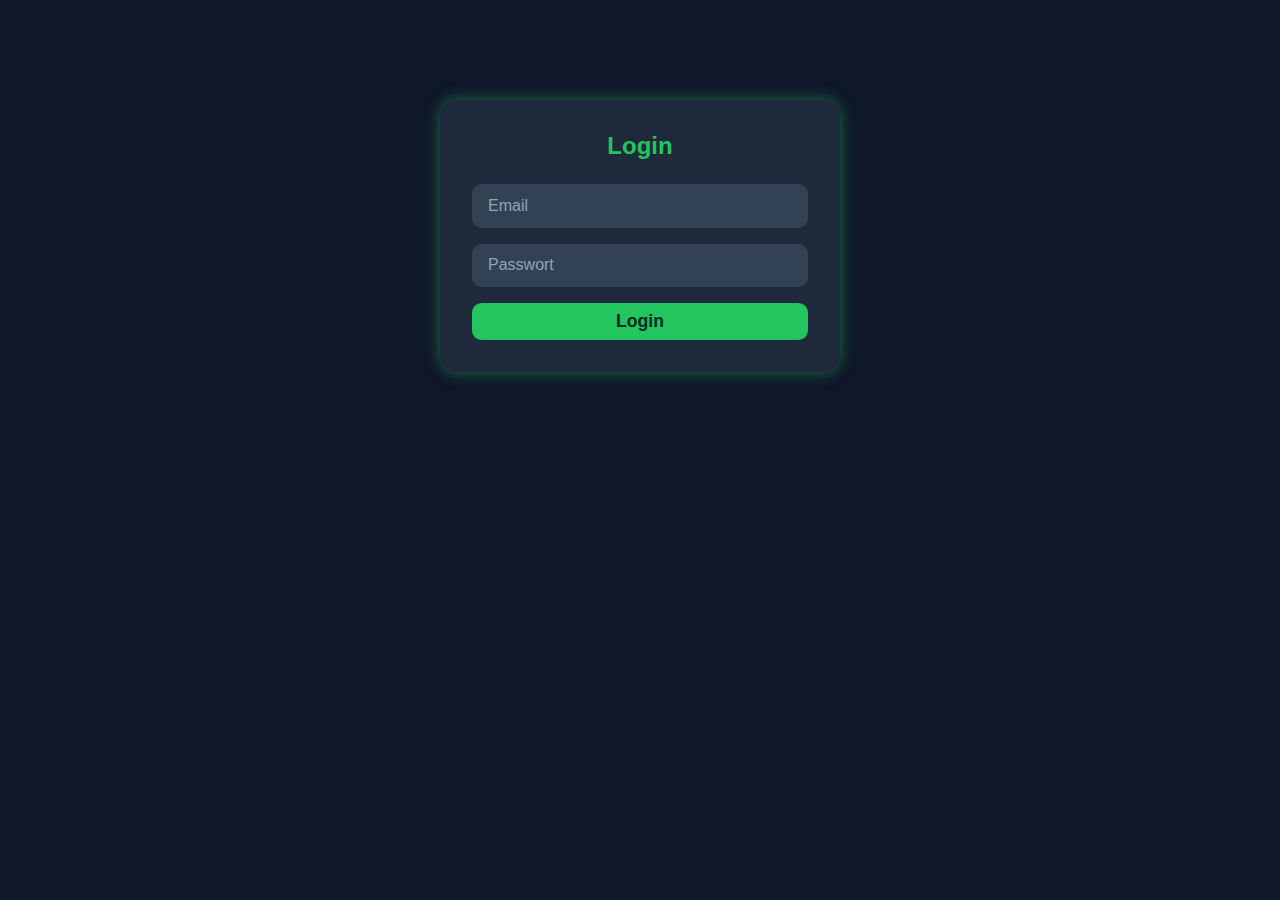
<file: dev.html>
<!DOCTYPE html>
<html lang="de">
<head>
<meta charset="UTF-8">
<meta name="viewport" content="width=device-width, initial-scale=1">
<title>TookWar Dev Board</title>
<style>
/* -------------------- Design von dir -------------------- */
*, *::before, *::after { box-sizing: border-box; margin:0; padding:0; }
body { font-family:'Segoe UI', Tahoma, Geneva, Verdana,sans-serif; background:#0f172a; color:#e2e8f0; min-height:100vh; display:flex; flex-direction:column;}
header { background:#1e293b; padding:1rem 2rem; display:flex; justify-content:space-between; align-items:center; color:#22c55e; }
.logo { font-weight:700; font-size:1.3rem; user-select:none; }
#userInfo { margin-right:1rem; font-weight:600; }
button { padding:0.5rem 1rem; font-weight:600; border:none; border-radius:0.5rem; background:transparent; color:inherit; cursor:pointer; transition:0.2s; user-select:none;}
button:focus { outline:2px solid #22c55e; outline-offset:2px; }
#logoutBtn { background:#ef4444; color:white;}
#logoutBtn:hover { background:#dc2626; }
.primary { background:#22c55e; color:#022c22; font-weight:700;}
.primary:hover { background:#16a34a;}
.danger { background:#dc2626; color:white; font-weight:700;}
.danger:hover { background:#b91c1c;}
.edit-btn { background:#2563eb; color:white;}
.edit-btn:hover { background:#1d4ed8;}
#login { margin:100px auto; background:#1e293b; max-width:400px; padding:2rem; border-radius:1rem; box-shadow:0 0 15px rgba(34,197,94,0.5);}
#login h2 { margin-bottom:1.5rem; color:#22c55e; text-align:center;}
#login input { width:100%; padding:0.8rem 1rem; margin-bottom:1rem; border-radius:0.6rem; border:none; font-size:1rem; background:#334155; color:#e2e8f0;}
#login input::placeholder { color:#94a3b8;}
#login button { width:100%; font-size:1.1rem; border-radius:0.6rem;}
#app { flex-grow:1; max-width:900px; margin:2rem auto 4rem auto; padding:0 1rem;}
#app h2 { border-bottom:2px solid #22c55e; padding-bottom:0.5rem; margin-bottom:1rem;}
#auftraege { display:flex; flex-direction:column; gap:1rem; }
.auftrag { background:#1e293b; border-radius:1rem; padding:1.5rem 2rem; box-shadow:0 0 15px rgba(34,197,94,0.15);}
.row { display:flex; gap:1rem; margin-bottom:0.9rem; align-items:center;}
.row label { min-width:90px; font-weight:700; color:#6ee7b7; user-select:none;}
input[type="text"], input[type="date"], select, textarea { background:#334155; border:none; border-radius:0.6rem; color:#e2e8f0; font-size:1rem; padding:0.5rem 0.8rem; flex-grow:1; transition:0.2s;}
input:disabled, select:disabled, textarea:disabled { background:transparent; color:#94a3b8; cursor:default;}
textarea { min-height:70px; resize:vertical; font-family:inherit;}
.buttons-wrapper { margin-top:1rem; text-align:right;}
button.primary, button.danger { padding:0.5rem 1.4rem;}
button.danger { margin-left:0.75rem;}
#addBtn { position:fixed; bottom:2rem; right:2rem; width:60px; height:60px; font-size:40px; font-weight:600; background:#22c55e; border-radius:50%; border:none; color:#022c22; cursor:pointer; box-shadow:0 4px 10px rgba(34,197,94,0.6); display:none; align-items:center; justify-content:center; user-select:none;}
#addBtn:hover { background:#16a34a; }
.editable-text { width:100%; min-height:100px; max-height:300px; resize:vertical; font-size:1rem; padding:0.5rem 0.8rem; border-radius:0.6rem; background:#334155; color:#e2e8f0; font-family:inherit;}
@media (max-width:550px){ .editable-text { min-height:80px; font-size:0.9rem;} .row { flex-direction:column; align-items:flex-start;} .row label { margin-bottom:0.25rem;} #login{width:90vw;} }
@media (min-width:551px) and (max-width:900px){ .editable-text { min-height:90px; font-size:0.95rem;} }
@media (min-width:901px) and (max-width:1200px){ .editable-text { min-height:100px; font-size:1rem;} }
@media (min-width:1201px){ .editable-text { min-height:120px; font-size:1.05rem;} }
</style>
</head>
<body>

<header id="top" style="display:none">
<div class="logo">TookWar Dev Board</div>
<div>
<span id="userInfo"></span>
<button id="logoutBtn">Logout</button>
</div>
</header>

<div id="login">
<h2>Login</h2>
<input id="username" placeholder="Email" autocomplete="username">
<input id="password" type="password" placeholder="Passwort" autocomplete="current-password">
<button id="loginBtn" class="primary">Login</button>
</div>

<main id="app" style="display:none">
<h2>Aufträge</h2>
<div id="auftraege"></div>
</main>

<button id="addBtn">+</button>

<script type="module">
import { createClient } from 'https://esm.sh/@supabase/supabase-js@2';

const SUPABASE_URL = 'https://canbmnjlmzxiscmohtqy.supabase.co';
const SUPABASE_KEY = 'eyJhbGciOiJIUzI1NiIsInR5cCI6IkpXVCJ9.eyJpc3MiOiJzdXBhYmFzZSIsInJlZiI6ImNhbmJtbmpsbXp4aXNjbW9odHF5Iiwicm9sZSI6ImFub24iLCJpYXQiOjE3NjczNTMwMDUsImV4cCI6MjA4MjkyOTAwNX0.WxS_wRHL6dARReG1IPAfJV0JeNfWwcvnO2Kg_-qd22o';
const supabase = createClient(SUPABASE_URL, SUPABASE_KEY);

const STATUS_OPTIONS = ['Offen','In Arbeit','Abgeschlossen','Warten'];
let currentUser = null, roles = [];

const loginEl = document.getElementById('login');
const appEl = document.getElementById('app');
const topEl = document.getElementById('top');
const addBtn = document.getElementById('addBtn');
const auftraegeEl = document.getElementById('auftraege');
const usernameEl = document.getElementById('username');
const passwordEl = document.getElementById('password');
const userInfoEl = document.getElementById('userInfo');
const loginBtnEl = document.getElementById('loginBtn');
const logoutBtnEl = document.getElementById('logoutBtn');

// --- Login mit Supabase Auth ---
loginBtnEl.addEventListener('click', async ()=>{
    const email = usernameEl.value.trim();
    const password = passwordEl.value.trim();
    const { data, error } = await supabase.auth.signInWithPassword({ email, password });
    if(error){ alert('Login fehlgeschlagen: '+error.message); return; }
    currentUser = data.user.email;
    // Holen der Rolle aus profiles-Tabelle
    const { data: profile } = await supabase.from('profiles').select('roles').eq('id', data.user.id).single();
    roles = profile?.roles || [];
    loginEl.style.display='none';
    appEl.style.display='block';
    topEl.style.display='flex';
    userInfoEl.textContent=`${currentUser} (${roles.join(', ')})`;
    addBtn.style.display = (roles.includes('admin')||roles.includes('manager'))?'flex':'none';
    loadAuftraege();
});

logoutBtnEl.addEventListener('click', ()=>{ supabase.auth.signOut(); location.reload(); });

// --- Aufträge laden ---
async function loadAuftraege(){
    auftraegeEl.innerHTML='';
    const { data, error } = await supabase.from('auftraege').select('*').order('createdAt',{ascending:true});
    if(error){ alert('Fehler beim Laden: '+error.message); return; }
    data.forEach(a=>auftraegeEl.appendChild(createAuftragElement(a)));
}

// --- Auftrag Element ---
function createSelect(options, selected, disabled=true){
    const sel=document.createElement('select');
    options.forEach(o=>{ const opt=document.createElement('option'); opt.value=o; opt.textContent=o; if(o===selected) opt.selected=true; sel.appendChild(opt);});
    sel.disabled=disabled; sel.style.flexGrow='1'; sel.style.backgroundColor=disabled?'transparent':'#334155'; sel.style.color=disabled?'#94a3b8':'#e2e8f0'; sel.style.borderRadius='0.6rem'; sel.style.border=disabled?'none':'1px solid #1e293b'; sel.style.padding='0.5rem 0.8rem';
    return sel;
}
function createAuftragElement(a){
    const div=document.createElement('div'); div.className='auftrag';
    const isAdmin=roles.includes('admin')||roles.includes('manager');
    const isDevAndOwn=roles.includes('dev') && a.dev===currentUser;
    if(!isAdmin && !isDevAndOwn) return div;
    div.innerHTML=`
    <div class="row"><label>Dev:</label></div>
    <div class="row"><label>Deadline:</label></div>
    <div class="row"><label>Text:</label></div>
    <div class="row"><label>Status:</label></div>
    <div class="row"><label>Erstellt:</label><div>${new Date(a.createdAt).toLocaleString()}</div></div>
    <div class="buttons-wrapper">
        <button class="edit-btn">Bearbeiten</button>
        <button class="primary" style="display:none">Speichern</button>
        <button class="danger" style="display:none">Abbrechen</button>
        <button class="danger delete-btn" style="background:#b91c1c;margin-left:0.5rem;">Löschen</button>
    </div>
    `;
    const devInput=document.createElement('input'); devInput.value=a.dev||''; devInput.disabled=true;
    const deadlineInput=document.createElement('input'); deadlineInput.type='date'; deadlineInput.value=a.deadline||''; deadlineInput.disabled=true;
    const textArea=document.createElement('textarea'); textArea.value=a.text; textArea.disabled=true;
    const statusSelect=createSelect(STATUS_OPTIONS,a.status,true);
    const rows=div.querySelectorAll('.row'); rows[0].appendChild(devInput); rows[1].appendChild(deadlineInput); rows[2].appendChild(textArea); rows[3].appendChild(statusSelect);
    const editBtn=div.querySelector('.edit-btn'), saveBtn=div.querySelector('.primary'), cancelBtn=div.querySelector('.danger:not(.delete-btn)'), deleteBtn=div.querySelector('.delete-btn');
    editBtn.addEventListener('click', ()=>{ devInput.disabled=false; deadlineInput.disabled=false; textArea.disabled=false; statusSelect.disabled=false; editBtn.style.display='none'; saveBtn.style.display='inline-block'; cancelBtn.style.display='inline-block'; deleteBtn.style.display='none'; });
    cancelBtn.addEventListener('click', ()=>{ devInput.value=a.dev||''; deadlineInput.value=a.deadline||''; textArea.value=a.text; statusSelect.value=a.status||STATUS_OPTIONS[0]; devInput.disabled=true; deadlineInput.disabled=true; textArea.disabled=true; statusSelect.disabled=true; editBtn.style.display='inline-block'; saveBtn.style.display='none'; cancelBtn.style.display='none'; deleteBtn.style.display='inline-block'; });
    saveBtn.addEventListener('click', async ()=>{
        const { error } = await supabase.from('auftraege').update({dev:devInput.value,deadline:deadlineInput.value,text:textArea.value,status:statusSelect.value}).eq('id',a.id);
        if(error){ alert(error.message); return; } loadAuftraege();
    });
    deleteBtn.addEventListener('click', async ()=>{ if(!confirm('Löschen?')) return; const {error}=await supabase.from('auftraege').delete().eq('id',a.id); if(error){ alert(error.message); return;} div.remove(); });
    return div;
}
</script>
</body>
</html>
</file>
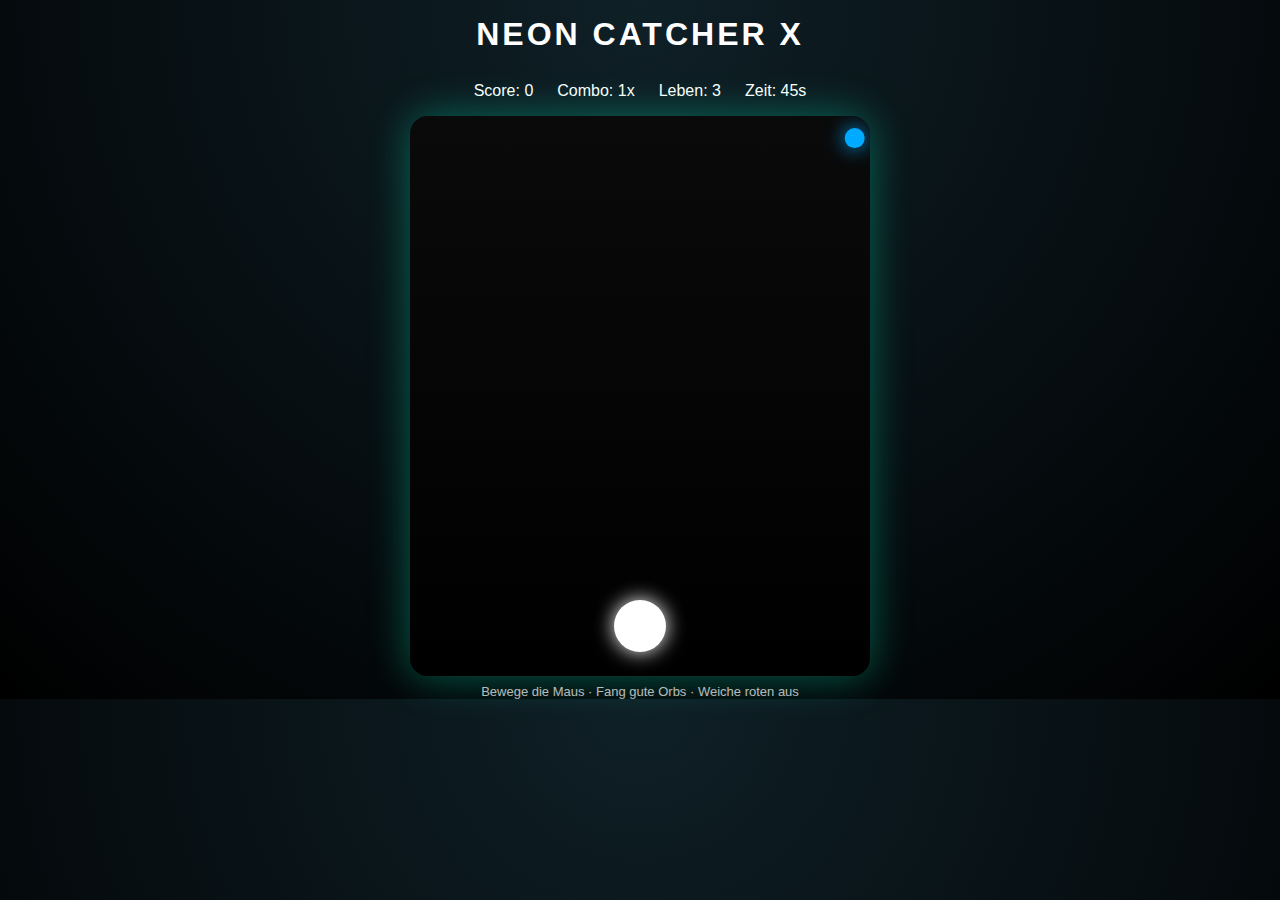
<file: minigame.html>
<!DOCTYPE html>
<html lang="de">
<head>
  <meta charset="UTF-8" />
  <title>Neon Catcher X</title>
  <style>
    body {
      margin: 0;
      font-family: 'Segoe UI', Arial, sans-serif;
      background: radial-gradient(circle at top, #0f2027, #000);
      color: #fff;
      display: flex;
      flex-direction: column;
      align-items: center;
      user-select: none;
    }
    h1 {
      margin-top: 16px;
      letter-spacing: 3px;
    }
    .hud {
      display: flex;
      gap: 24px;
      margin-top: 8px;
      font-size: 16px;
    }
    canvas {
      background: linear-gradient(#0a0a0a, #000);
      margin-top: 16px;
      border-radius: 18px;
      box-shadow: 0 0 40px rgba(0, 255, 200, 0.35);
    }
    .hint {
      opacity: 0.7;
      font-size: 13px;
      margin-top: 8px;
    }
  </style>
</head>
<body>
  <h1>NEON CATCHER X</h1>
  <div class="hud">
    <div>Score: <span id="score">0</span></div>
    <div>Combo: <span id="combo">1x</span></div>
    <div>Leben: <span id="lives">3</span></div>
    <div>Zeit: <span id="time">45</span>s</div>
  </div>

  <canvas id="game" width="460" height="560"></canvas>
  <div class="hint">Bewege die Maus · Fang gute Orbs · Weiche roten aus</div>

  <script>
    const canvas = document.getElementById('game');
    const ctx = canvas.getContext('2d');

    const scoreEl = document.getElementById('score');
    const comboEl = document.getElementById('combo');
    const livesEl = document.getElementById('lives');
    const timeEl = document.getElementById('time');

    let score = 0;
    let combo = 1;
    let lives = 3;
    let timeLeft = 45;
    let gameOver = false;

    const player = { x: canvas.width / 2, y: canvas.height - 50, r: 26 };
    const items = [];
    const particles = [];

    const types = [
      { color: '#00ff99', points: 1, r: 14 },
      { color: '#00aaff', points: 3, r: 10 },
      { color: '#ff3355', points: -1, r: 18, bad: true }
    ];

    canvas.addEventListener('mousemove', e => {
      const rect = canvas.getBoundingClientRect();
      player.x = e.clientX - rect.left;
    });

    function spawnItem() {
      const t = types[Math.floor(Math.random() * types.length)];
      items.push({
        x: Math.random() * canvas.width,
        y: -20,
        vy: 2 + Math.random() * 2,
        ...t
      });
    }

    function spawnParticles(x, y, color) {
      for (let i = 0; i < 12; i++) {
        particles.push({
          x, y,
          vx: (Math.random() - 0.5) * 4,
          vy: (Math.random() - 0.5) * 4,
          life: 30,
          color
        });
      }
    }

    function drawGlowCircle(x, y, r, color) {
      ctx.shadowColor = color;
      ctx.shadowBlur = 20;
      ctx.fillStyle = color;
      ctx.beginPath();
      ctx.arc(x, y, r, 0, Math.PI * 2);
      ctx.fill();
      ctx.shadowBlur = 0;
    }

    function update() {
      if (gameOver) return;
      ctx.clearRect(0, 0, canvas.width, canvas.height);

      // Player
      drawGlowCircle(player.x, player.y, player.r, '#ffffff');

      // Items
      for (let i = items.length - 1; i >= 0; i--) {
        const it = items[i];
        it.y += it.vy;
        drawGlowCircle(it.x, it.y, it.r, it.color);

        const dx = it.x - player.x;
        const dy = it.y - player.y;
        const dist = Math.hypot(dx, dy);

        if (dist < it.r + player.r) {
          if (it.bad) {
            lives--;
            combo = 1;
          } else {
            score += it.points * combo;
            combo++;
          }
          spawnParticles(it.x, it.y, it.color);
          items.splice(i, 1);
        } else if (it.y > canvas.height + 40) {
          if (!it.bad) combo = 1;
          items.splice(i, 1);
        }
      }

      // Particles
      for (let i = particles.length - 1; i >= 0; i--) {
        const p = particles[i];
        p.x += p.vx;
        p.y += p.vy;
        p.life--;
        ctx.fillStyle = p.color;
        ctx.fillRect(p.x, p.y, 2, 2);
        if (p.life <= 0) particles.splice(i, 1);
      }

      scoreEl.textContent = score;
      comboEl.textContent = combo + 'x';
      livesEl.textContent = lives;

      if (lives <= 0) endGame();

      requestAnimationFrame(update);
    }

    function endGame() {
      gameOver = true;
      ctx.fillStyle = '#fff';
      ctx.font = 'bold 36px Arial';
      ctx.textAlign = 'center';
      ctx.fillText('GAME OVER', canvas.width / 2, canvas.height / 2 - 20);
      ctx.font = '20px Arial';
      ctx.fillText(`Score: ${score}`, canvas.width / 2, canvas.height / 2 + 20);
    }

    setInterval(() => !gameOver && spawnItem(), 500);

    setInterval(() => {
      if (gameOver) return;
      timeLeft--;
      timeEl.textContent = timeLeft;
      if (timeLeft <= 0) endGame();
    }, 1000);

    update();
  </script>
</body>
</html>
</file>
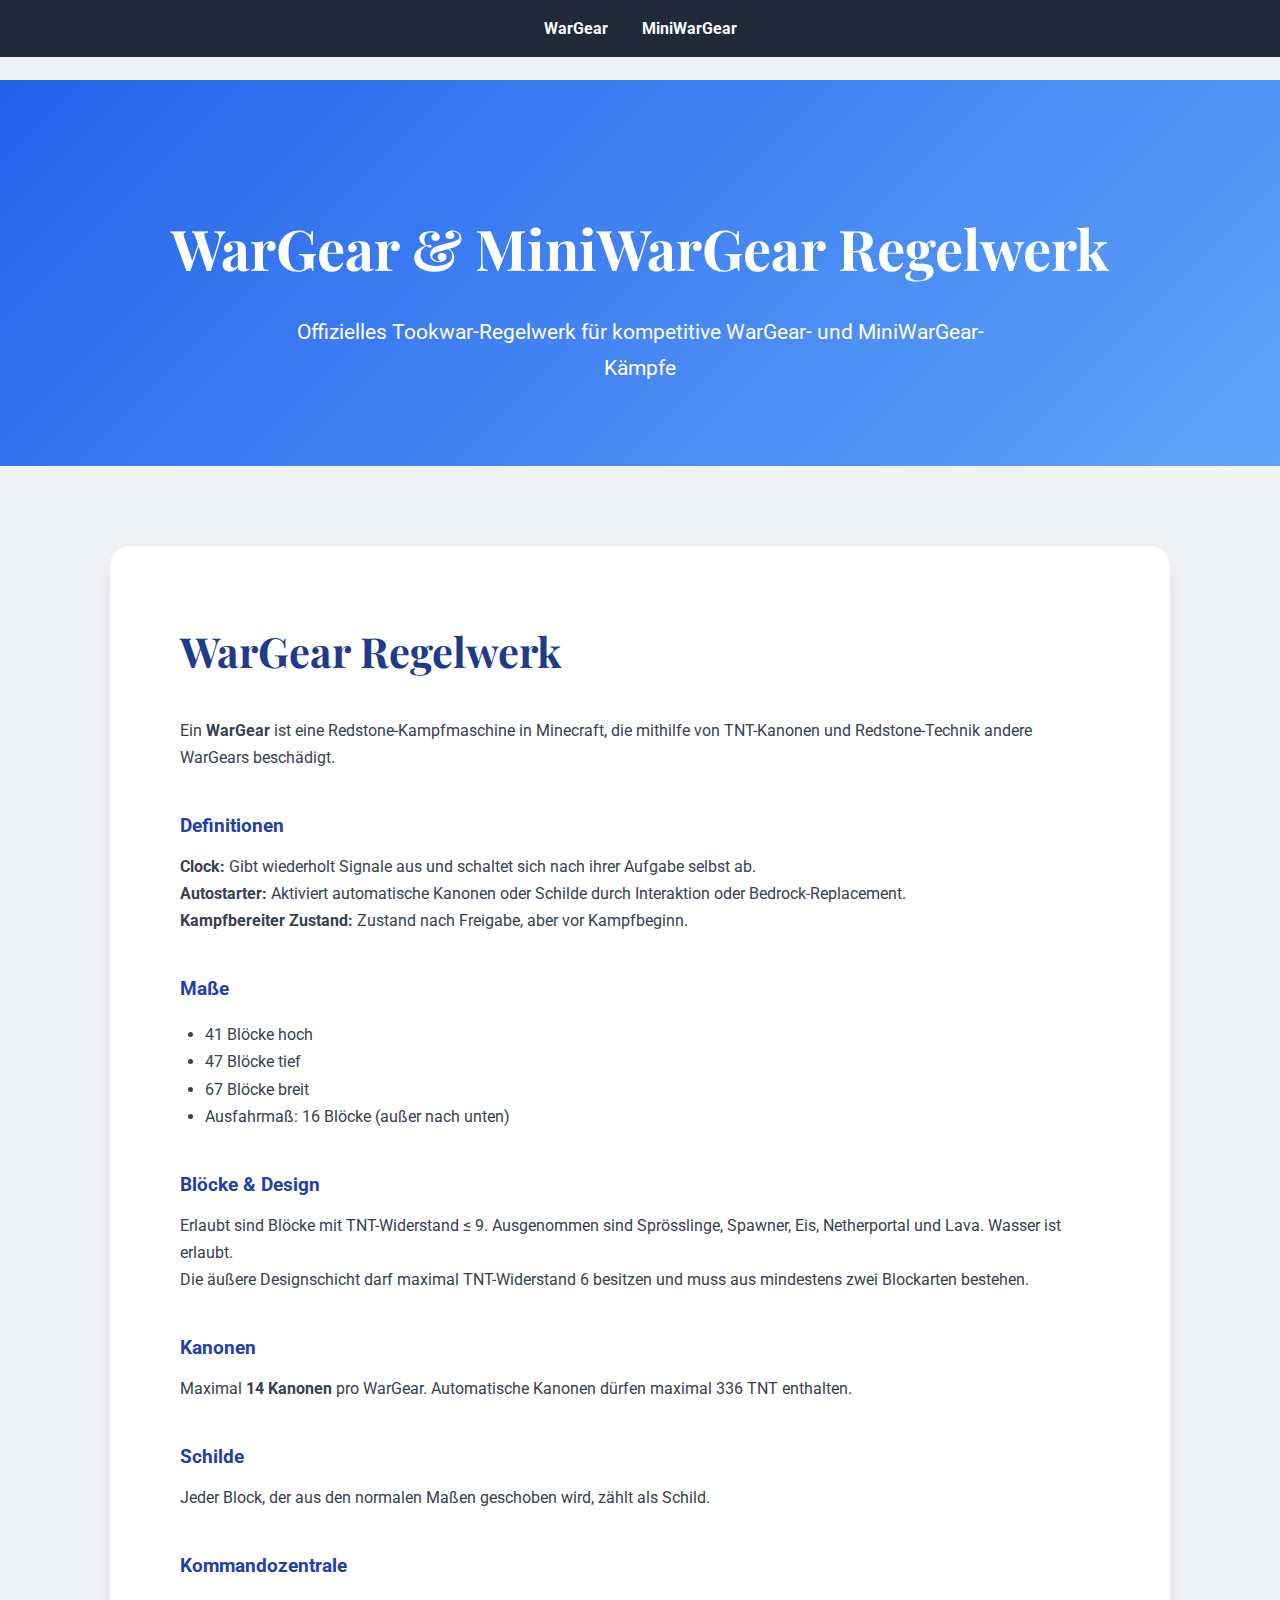
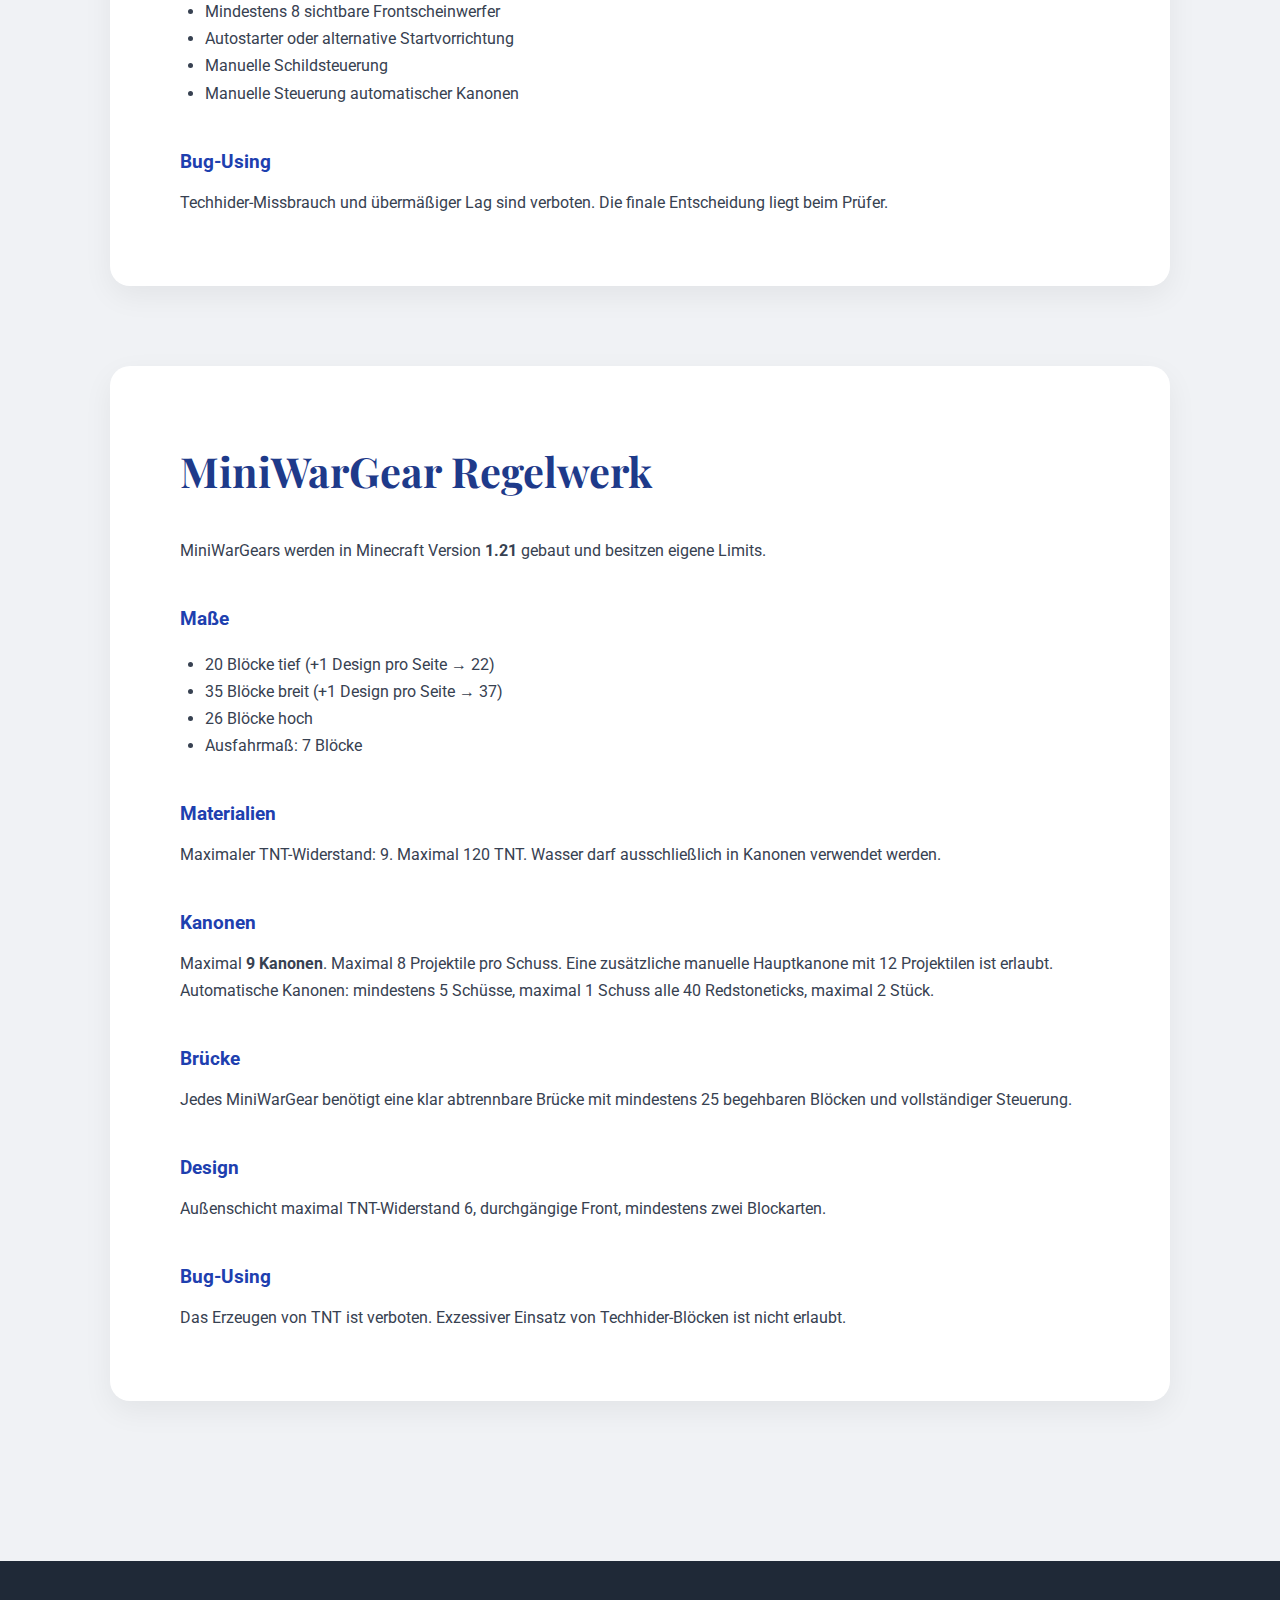
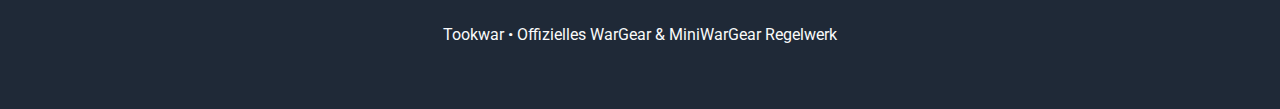
<file: rules.html>
<!DOCTYPE html>
<html lang="de">
<head>
<meta charset="UTF-8">
<title>Tookwar – WarGear & MiniWarGear Regelwerk</title>
<meta name="viewport" content="width=device-width, initial-scale=1.0">

<link href="https://fonts.googleapis.com/css2?family=Roboto:wght@400;700&family=Playfair+Display:wght@700&display=swap" rel="stylesheet">

<style>
*{margin:0;padding:0;box-sizing:border-box}
body{
  font-family:'Roboto',sans-serif;
  background:#f0f2f5;
  color:#374151;
  line-height:1.7;
}
nav{
  position:fixed;
  top:0;
  width:100%;
  background:#1f2937;
  padding:15px;
  text-align:center;
  z-index:1000;
}
nav a{
  color:#f9fafb;
  margin:0 15px;
  font-weight:700;
  text-decoration:none;
}
header{
  margin-top:80px;
  padding:120px 20px 80px;
  text-align:center;
  background:linear-gradient(135deg,#2563eb,#60a5fa);
  color:#fff;
}
header h1{
  font-family:'Playfair Display',serif;
  font-size:3.5rem;
}
header p{
  max-width:700px;
  margin:20px auto 0;
  font-size:1.3rem;
}
main{
  max-width:1100px;
  margin:0 auto;
  padding:80px 20px;
}
section{
  background:#fff;
  border-radius:20px;
  padding:70px 70px;
  margin-bottom:80px;
  box-shadow:0 10px 30px rgba(0,0,0,.06);
}
section h2{
  font-family:'Playfair Display',serif;
  font-size:2.6rem;
  margin-bottom:30px;
  color:#1e3a8a;
}
section h3{
  margin-top:40px;
  margin-bottom:10px;
  color:#1e40af;
}
section ul{
  margin:15px 0 25px 25px;
}
footer{
  background:#1f2937;
  color:#f9fafb;
  text-align:center;
  padding:60px 20px;
}
@media(max-width:768px){
  section{padding:50px 30px}
  header h1{font-size:2.6rem}
}
</style>
</head>

<body>

<nav>
  <a href="#wargear">WarGear</a>
  <a href="#miniwargear">MiniWarGear</a>
</nav>

<header>
  <h1>WarGear & MiniWarGear Regelwerk</h1>
  <p>Offizielles Tookwar-Regelwerk für kompetitive WarGear- und MiniWarGear-Kämpfe</p>
</header>

<main>

<section id="wargear">
<h2>WarGear Regelwerk</h2>

<p>Ein <strong>WarGear</strong> ist eine Redstone-Kampfmaschine in Minecraft, die mithilfe von TNT-Kanonen und Redstone-Technik andere WarGears beschädigt.</p>

<h3>Definitionen</h3>
<p><strong>Clock:</strong> Gibt wiederholt Signale aus und schaltet sich nach ihrer Aufgabe selbst ab.</p>
<p><strong>Autostarter:</strong> Aktiviert automatische Kanonen oder Schilde durch Interaktion oder Bedrock-Replacement.</p>
<p><strong>Kampfbereiter Zustand:</strong> Zustand nach Freigabe, aber vor Kampfbeginn.</p>

<h3>Maße</h3>
<ul>
<li>41 Blöcke hoch</li>
<li>47 Blöcke tief</li>
<li>67 Blöcke breit</li>
<li>Ausfahrmaß: 16 Blöcke (außer nach unten)</li>
</ul>

<h3>Blöcke & Design</h3>
<p>Erlaubt sind Blöcke mit TNT-Widerstand ≤ 9. Ausgenommen sind Sprösslinge, Spawner, Eis, Netherportal und Lava. Wasser ist erlaubt.</p>
<p>Die äußere Designschicht darf maximal TNT-Widerstand 6 besitzen und muss aus mindestens zwei Blockarten bestehen.</p>

<h3>Kanonen</h3>
<p>Maximal <strong>14 Kanonen</strong> pro WarGear. Automatische Kanonen dürfen maximal 336 TNT enthalten.</p>

<h3>Schilde</h3>
<p>Jeder Block, der aus den normalen Maßen geschoben wird, zählt als Schild.</p>

<h3>Kommandozentrale</h3>
<ul>
<li>Mindestens 8 sichtbare Frontscheinwerfer</li>
<li>Autostarter oder alternative Startvorrichtung</li>
<li>Manuelle Schildsteuerung</li>
<li>Manuelle Steuerung automatischer Kanonen</li>
</ul>

<h3>Bug-Using</h3>
<p>Techhider-Missbrauch und übermäßiger Lag sind verboten. Die finale Entscheidung liegt beim Prüfer.</p>
</section>

<section id="miniwargear">
<h2>MiniWarGear Regelwerk</h2>

<p>MiniWarGears werden in Minecraft Version <strong>1.21</strong> gebaut und besitzen eigene Limits.</p>

<h3>Maße</h3>
<ul>
<li>20 Blöcke tief (+1 Design pro Seite → 22)</li>
<li>35 Blöcke breit (+1 Design pro Seite → 37)</li>
<li>26 Blöcke hoch</li>
<li>Ausfahrmaß: 7 Blöcke</li>
</ul>

<h3>Materialien</h3>
<p>Maximaler TNT-Widerstand: 9. Maximal 120 TNT. Wasser darf ausschließlich in Kanonen verwendet werden.</p>

<h3>Kanonen</h3>
<p>Maximal <strong>9 Kanonen</strong>. Maximal 8 Projektile pro Schuss. Eine zusätzliche manuelle Hauptkanone mit 12 Projektilen ist erlaubt.</p>
<p>Automatische Kanonen: mindestens 5 Schüsse, maximal 1 Schuss alle 40 Redstoneticks, maximal 2 Stück.</p>

<h3>Brücke</h3>
<p>Jedes MiniWarGear benötigt eine klar abtrennbare Brücke mit mindestens 25 begehbaren Blöcken und vollständiger Steuerung.</p>

<h3>Design</h3>
<p>Außenschicht maximal TNT-Widerstand 6, durchgängige Front, mindestens zwei Blockarten.</p>

<h3>Bug-Using</h3>
<p>Das Erzeugen von TNT ist verboten. Exzessiver Einsatz von Techhider-Blöcken ist nicht erlaubt.</p>
</section>

</main>

<footer>
Tookwar • Offizielles WarGear & MiniWarGear Regelwerk
</footer>

</body>
</html>
</file>
